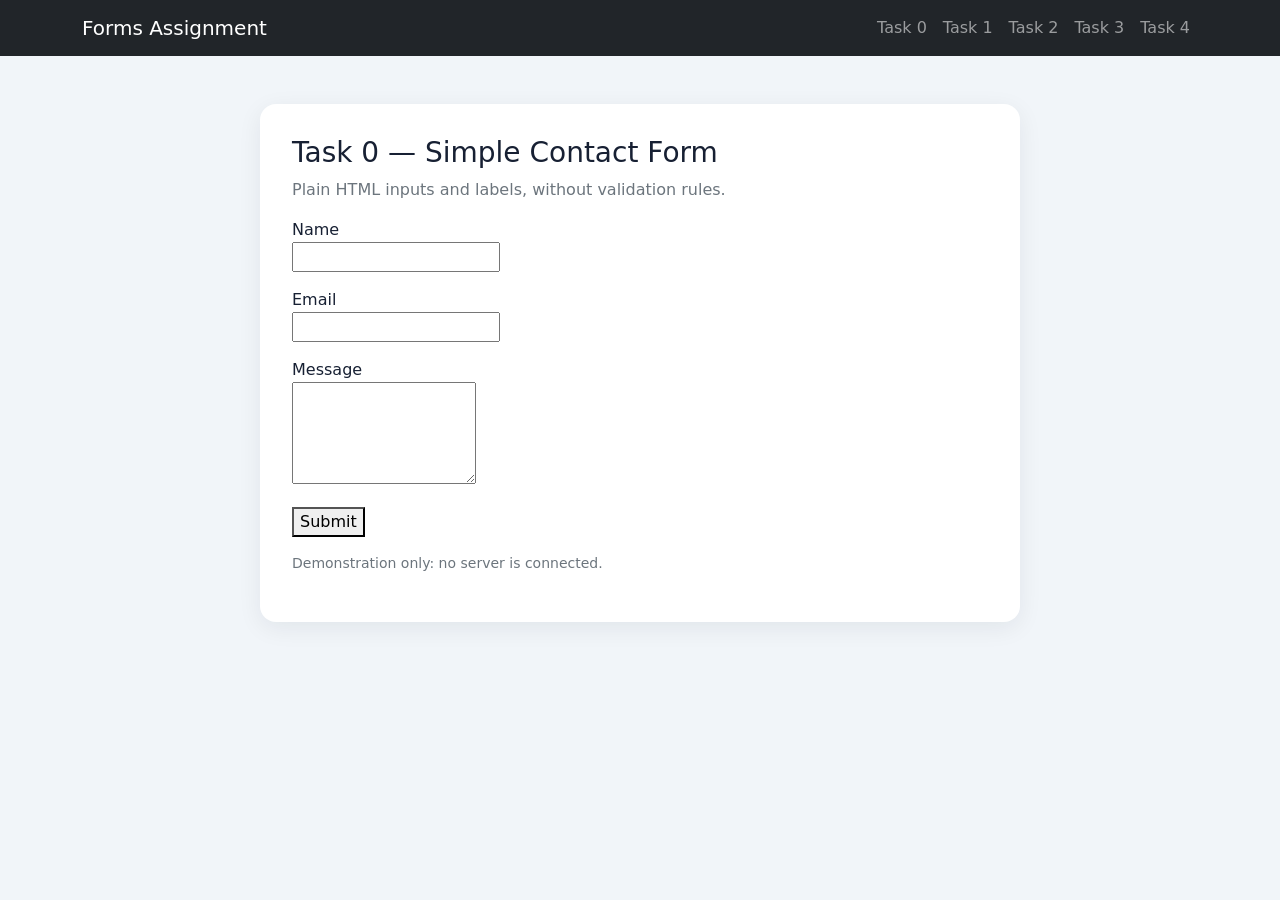
<file: index.html>
<!DOCTYPE html>
<html lang="en">

<head>
  <meta charset="UTF-8">
  <meta name="viewport" content="width=device-width, initial-scale=1.0">
  <title>Task 0 — Simple Contact Form | Assignment 4</title>
  <link href="https://cdn.jsdelivr.net/npm/bootstrap@5.3.3/dist/css/bootstrap.min.css" rel="stylesheet">
  <link href="css/style.css" rel="stylesheet">
  <script src="js/script.js" defer></script>
</head>

<body>
  <nav class="navbar navbar-expand-lg navbar-dark bg-dark">
    <div class="container">
      <a class="navbar-brand" href="index.html">Forms Assignment</a>
      <button class="navbar-toggler" type="button" data-bs-toggle="collapse" data-bs-target="#mainMenu"
        aria-controls="mainMenu" aria-expanded="false" aria-label="Toggle navigation"><span
          class="navbar-toggler-icon"></span></button>
      <div class="collapse navbar-collapse" id="mainMenu">
        <ul class="navbar-nav ms-auto">
          <li class="nav-item"><a class="nav-link " href="index.html">Task 0</a></li>
          <li class="nav-item"><a class="nav-link " href="task1.html">Task 1</a></li>
          <li class="nav-item"><a class="nav-link " href="task2.html">Task 2</a></li>
          <li class="nav-item"><a class="nav-link " href="task3.html">Task 3</a></li>
          <li class="nav-item"><a class="nav-link " href="task4.html">Task 4</a></li>
        </ul>
      </div>
    </div>
  </nav>
  <main class="container py-5">
    <div class="form-panel">
      <h1 class="h3 mb-2">Task 0 — Simple Contact Form</h1>
      <p class="text-secondary">Plain HTML inputs and labels, without validation rules.</p>
      <form action="#" method="get">
        <p><label for="name">Name</label><br><input id="name" name="name" type="text"></p>
        <p><label for="email">Email</label><br><input id="email" name="email" type="email"></p>
        <p><label for="message">Message</label><br><textarea id="message" name="message" rows="4"></textarea></p>
        <button type="submit">Submit</button>
      </form>
      <p class="small text-secondary mt-3">Demonstration only: no server is connected.</p>
    </div>
  </main>
  <script src="https://cdn.jsdelivr.net/npm/bootstrap@5.3.3/dist/js/bootstrap.bundle.min.js"></script>
</body>

</html>
</file>
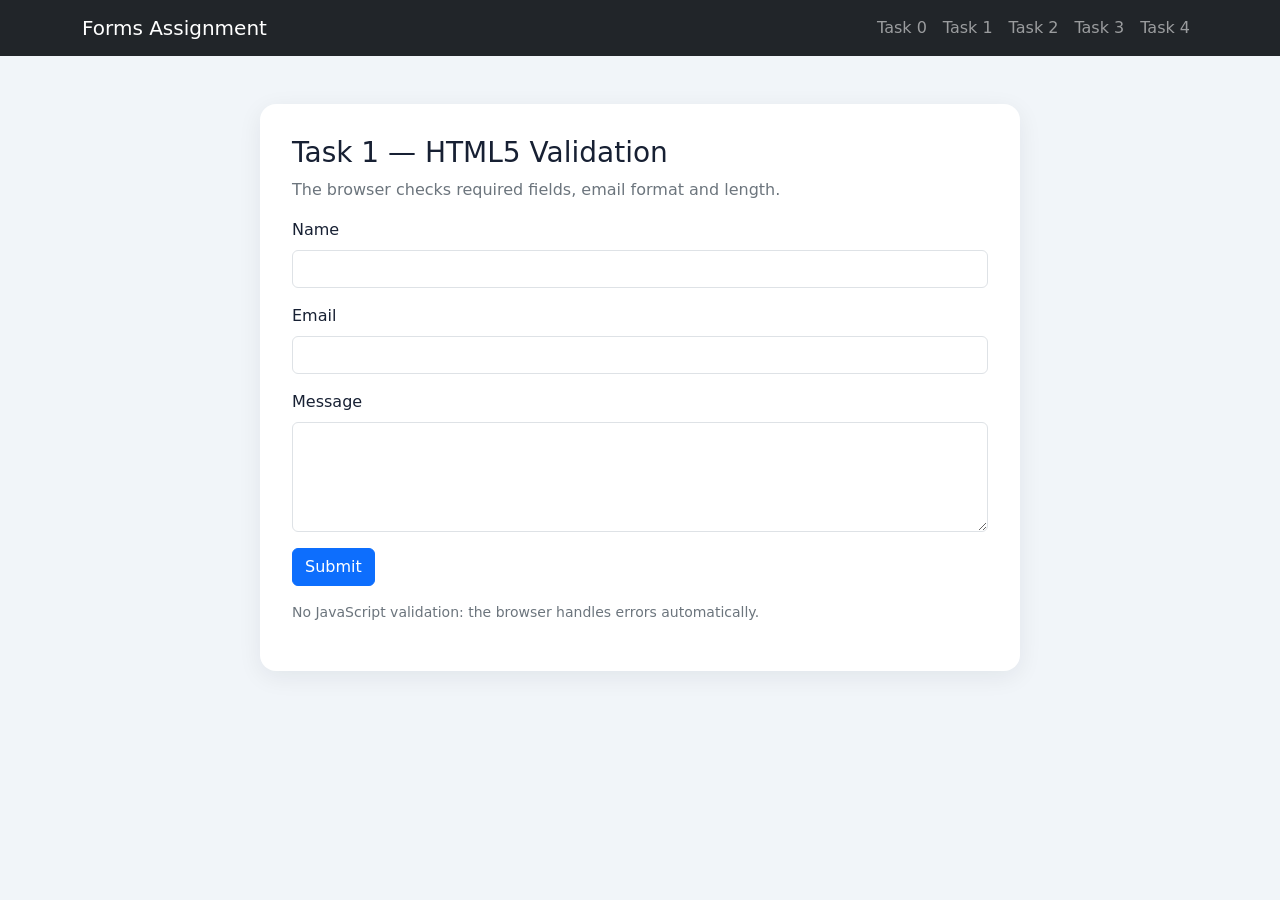
<file: task1.html>
<!DOCTYPE html>
<html lang="en">

<head>
  <meta charset="UTF-8">
  <meta name="viewport" content="width=device-width, initial-scale=1.0">
  <title>Task 1 — HTML5 Validation | Assignment 4</title>
  <link href="https://cdn.jsdelivr.net/npm/bootstrap@5.3.3/dist/css/bootstrap.min.css" rel="stylesheet">
  <link href="css/style.css" rel="stylesheet">
  <script src="js/script.js" defer></script>
</head>

<body>
  <nav class="navbar navbar-expand-lg navbar-dark bg-dark">
    <div class="container">
      <a class="navbar-brand" href="index.html">Forms Assignment</a>
      <button class="navbar-toggler" type="button" data-bs-toggle="collapse" data-bs-target="#mainMenu"
        aria-controls="mainMenu" aria-expanded="false" aria-label="Toggle navigation"><span
          class="navbar-toggler-icon"></span></button>
      <div class="collapse navbar-collapse" id="mainMenu">
        <ul class="navbar-nav ms-auto">
          <li class="nav-item"><a class="nav-link " href="index.html">Task 0</a></li>
          <li class="nav-item"><a class="nav-link " href="task1.html">Task 1</a></li>
          <li class="nav-item"><a class="nav-link " href="task2.html">Task 2</a></li>
          <li class="nav-item"><a class="nav-link " href="task3.html">Task 3</a></li>
          <li class="nav-item"><a class="nav-link " href="task4.html">Task 4</a></li>
        </ul>
      </div>
    </div>
  </nav>
  <main class="container py-5">
    <div class="form-panel">
      <h1 class="h3 mb-2">Task 1 — HTML5 Validation</h1>
      <p class="text-secondary">The browser checks required fields, email format and length.</p>
      <form action="#" method="get">
        <div class="mb-3"><label for="name" class="form-label">Name</label><input id="name" name="name" type="text"
            class="form-control" required minlength="2" maxlength="40"></div>
        <div class="mb-3"><label for="email" class="form-label">Email</label><input id="email" name="email" type="email"
            class="form-control" required></div>
        <div class="mb-3"><label for="message" class="form-label">Message</label><textarea id="message" name="message"
            class="form-control" rows="4" required minlength="10" maxlength="300"></textarea></div>
        <button class="btn btn-primary" type="submit">Submit</button>
      </form>
      <p class="small text-secondary mt-3">No JavaScript validation: the browser handles errors automatically.</p>
    </div>
  </main>
  <script src="https://cdn.jsdelivr.net/npm/bootstrap@5.3.3/dist/js/bootstrap.bundle.min.js"></script>
</body>

</html>
</file>
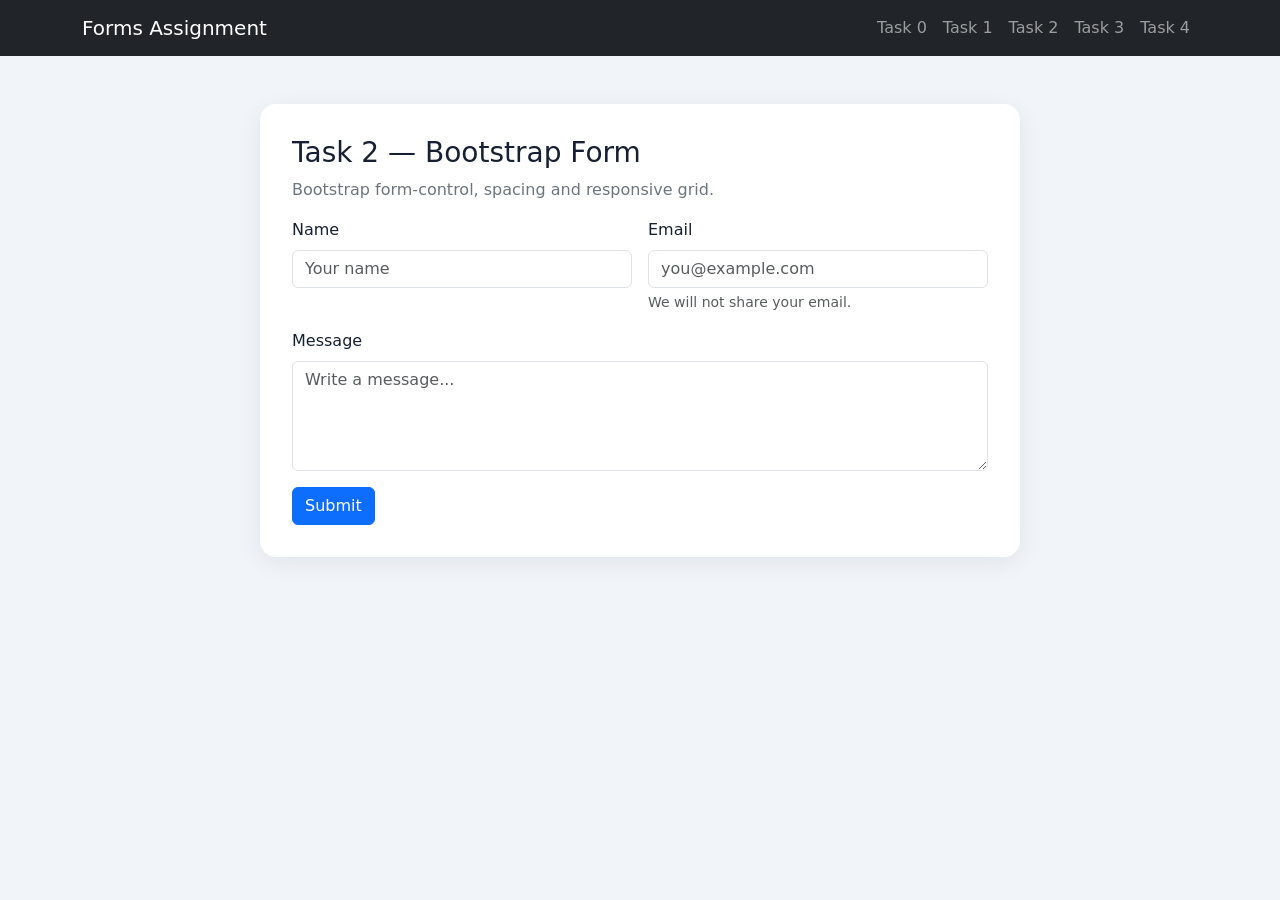
<file: task2.html>
<!DOCTYPE html>
<html lang="en">

<head>
  <meta charset="UTF-8">
  <meta name="viewport" content="width=device-width, initial-scale=1.0">
  <title>Task 2 — Bootstrap Form | Assignment 4</title>
  <link href="https://cdn.jsdelivr.net/npm/bootstrap@5.3.3/dist/css/bootstrap.min.css" rel="stylesheet">
  <link href="css/style.css" rel="stylesheet">
  <script src="js/script.js" defer></script>
</head>

<body>
  <nav class="navbar navbar-expand-lg navbar-dark bg-dark">
    <div class="container">
      <a class="navbar-brand" href="index.html">Forms Assignment</a>
      <button class="navbar-toggler" type="button" data-bs-toggle="collapse" data-bs-target="#mainMenu"
        aria-controls="mainMenu" aria-expanded="false" aria-label="Toggle navigation"><span
          class="navbar-toggler-icon"></span></button>
      <div class="collapse navbar-collapse" id="mainMenu">
        <ul class="navbar-nav ms-auto">
          <li class="nav-item"><a class="nav-link " href="index.html">Task 0</a></li>
          <li class="nav-item"><a class="nav-link " href="task1.html">Task 1</a></li>
          <li class="nav-item"><a class="nav-link " href="task2.html">Task 2</a></li>
          <li class="nav-item"><a class="nav-link " href="task3.html">Task 3</a></li>
          <li class="nav-item"><a class="nav-link " href="task4.html">Task 4</a></li>
        </ul>
      </div>
    </div>
  </nav>
  <main class="container py-5">
    <div class="form-panel">
      <h1 class="h3 mb-2">Task 2 — Bootstrap Form</h1>
      <p class="text-secondary">Bootstrap form-control, spacing and responsive grid.</p>
      <form action="#" method="get">
        <div class="row g-3">
          <div class="col-md-6"><label for="name" class="form-label">Name</label><input id="name" name="name"
              class="form-control" type="text" placeholder="Your name"></div>
          <div class="col-md-6"><label for="email" class="form-label">Email</label><input id="email" name="email"
              class="form-control" type="email" placeholder="you@example.com">
            <div class="form-text">We will not share your email.</div>
          </div>
          <div class="col-12"><label for="message" class="form-label">Message</label><textarea id="message"
              name="message" class="form-control" rows="4" placeholder="Write a message..."></textarea></div>
          <div class="col-12"><button class="btn btn-primary" type="submit">Submit</button></div>
        </div>
      </form>
    </div>
  </main>
  <script src="https://cdn.jsdelivr.net/npm/bootstrap@5.3.3/dist/js/bootstrap.bundle.min.js"></script>
</body>

</html>
</file>
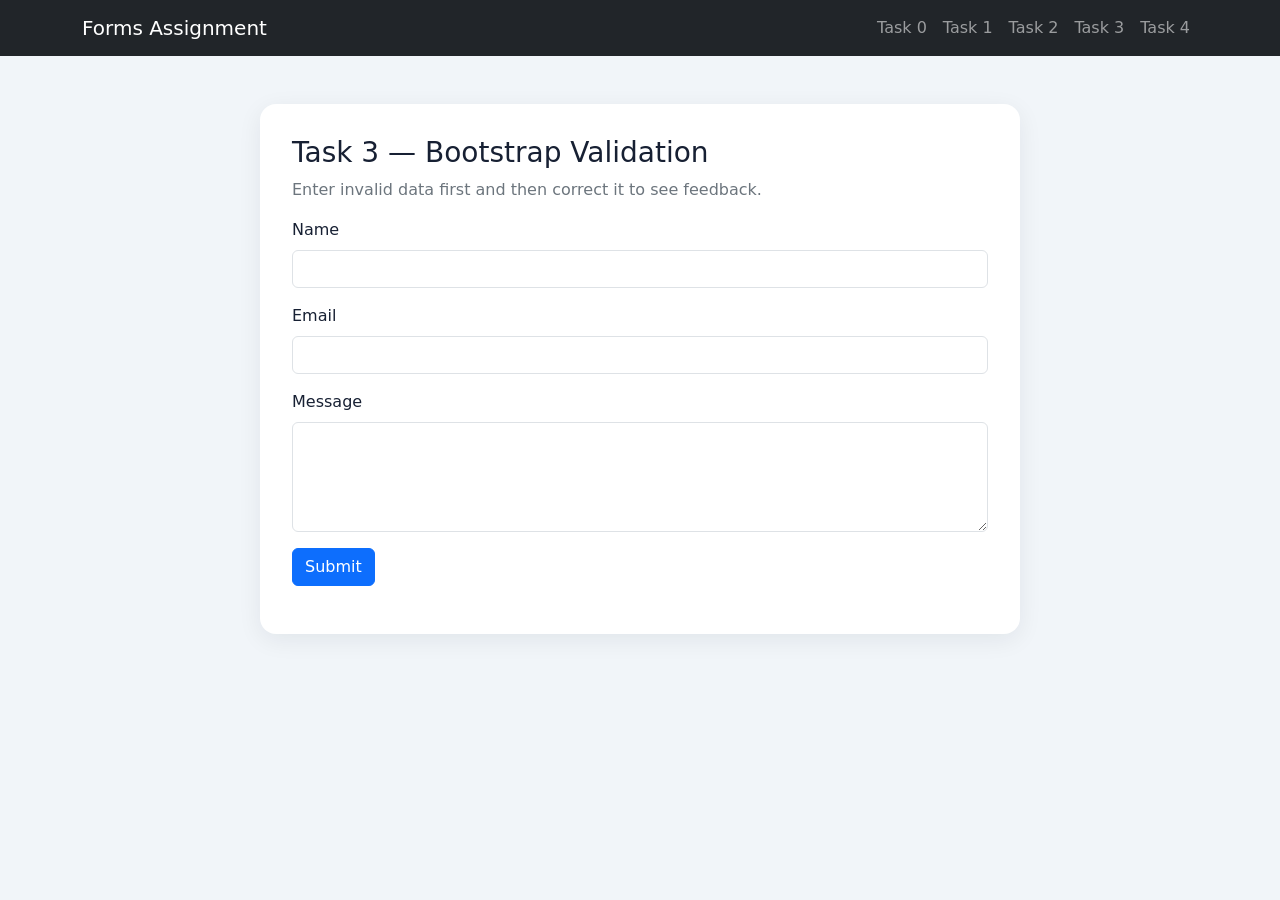
<file: task3.html>
<!DOCTYPE html>
<html lang="en">

<head>
  <meta charset="UTF-8">
  <meta name="viewport" content="width=device-width, initial-scale=1.0">
  <title>Task 3 — Bootstrap Validation | Assignment 4</title>
  <link href="https://cdn.jsdelivr.net/npm/bootstrap@5.3.3/dist/css/bootstrap.min.css" rel="stylesheet">
  <link href="css/style.css" rel="stylesheet">
  <script src="js/script.js" defer></script>
</head>

<body>
  <nav class="navbar navbar-expand-lg navbar-dark bg-dark">
    <div class="container">
      <a class="navbar-brand" href="index.html">Forms Assignment</a>
      <button class="navbar-toggler" type="button" data-bs-toggle="collapse" data-bs-target="#mainMenu"
        aria-controls="mainMenu" aria-expanded="false" aria-label="Toggle navigation"><span
          class="navbar-toggler-icon"></span></button>
      <div class="collapse navbar-collapse" id="mainMenu">
        <ul class="navbar-nav ms-auto">
          <li class="nav-item"><a class="nav-link " href="index.html">Task 0</a></li>
          <li class="nav-item"><a class="nav-link " href="task1.html">Task 1</a></li>
          <li class="nav-item"><a class="nav-link " href="task2.html">Task 2</a></li>
          <li class="nav-item"><a class="nav-link " href="task3.html">Task 3</a></li>
          <li class="nav-item"><a class="nav-link " href="task4.html">Task 4</a></li>
        </ul>
      </div>
    </div>
  </nav>
  <main class="container py-5">
    <div class="form-panel">
      <h1 class="h3 mb-2">Task 3 — Bootstrap Validation</h1>
      <p class="text-secondary">Enter invalid data first and then correct it to see feedback.</p>
      <form data-validate novalidate>
        <div class="mb-3"><label class="form-label" for="name">Name</label><input id="name" name="name" type="text"
            class="form-control" required minlength="2">
          <div class="invalid-feedback">Enter at least 2 characters.</div>
          <div class="valid-feedback">Looks good!</div>
        </div>
        <div class="mb-3"><label class="form-label" for="email">Email</label><input id="email" name="email" type="email"
            class="form-control" required>
          <div class="invalid-feedback">Enter a valid email address.</div>
          <div class="valid-feedback">Looks good!</div>
        </div>
        <div class="mb-3"><label class="form-label" for="message">Message</label><textarea id="message" name="message"
            class="form-control" required minlength="10" rows="4"></textarea>
          <div class="invalid-feedback">Enter at least 10 characters.</div>
          <div class="valid-feedback">Looks good!</div>
        </div>
        <button class="btn btn-primary" type="submit">Submit</button>
        <p class="result mt-3" role="status" aria-live="polite"></p>
      </form>
    </div>
  </main>
  <script src="https://cdn.jsdelivr.net/npm/bootstrap@5.3.3/dist/js/bootstrap.bundle.min.js"></script>
</body>

</html>
</file>
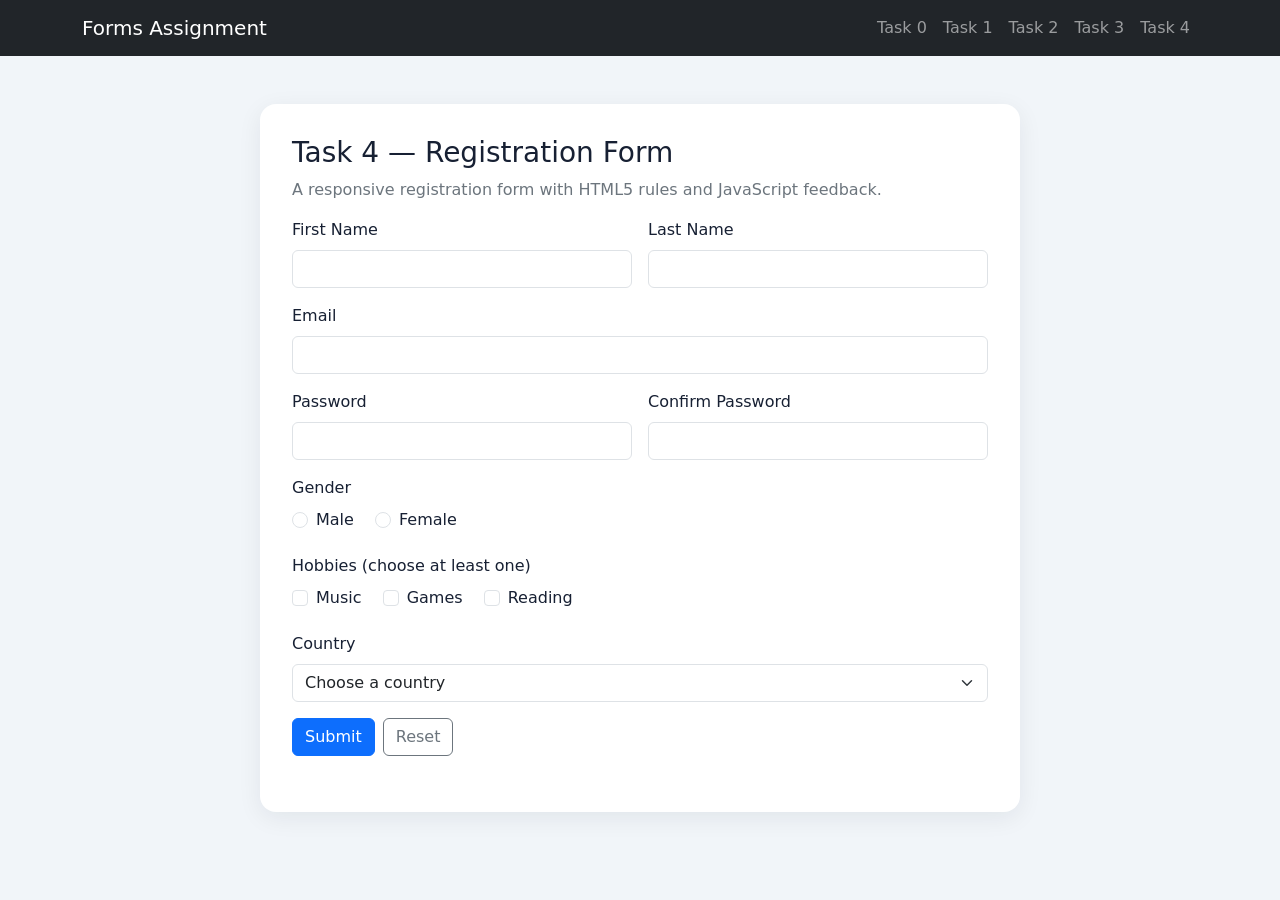
<file: task4.html>
<!DOCTYPE html>
<html lang="en">

<head>
  <meta charset="UTF-8">
  <meta name="viewport" content="width=device-width, initial-scale=1.0">
  <title>Task 4 — Registration Form | Assignment 4</title>
  <link href="https://cdn.jsdelivr.net/npm/bootstrap@5.3.3/dist/css/bootstrap.min.css" rel="stylesheet">
  <link href="css/style.css" rel="stylesheet">
  <script src="js/script.js" defer></script>
</head>

<body>
  <nav class="navbar navbar-expand-lg navbar-dark bg-dark">
    <div class="container">
      <a class="navbar-brand" href="index.html">Forms Assignment</a>
      <button class="navbar-toggler" type="button" data-bs-toggle="collapse" data-bs-target="#mainMenu"
        aria-controls="mainMenu" aria-expanded="false" aria-label="Toggle navigation"><span
          class="navbar-toggler-icon"></span></button>
      <div class="collapse navbar-collapse" id="mainMenu">
        <ul class="navbar-nav ms-auto">
          <li class="nav-item"><a class="nav-link " href="index.html">Task 0</a></li>
          <li class="nav-item"><a class="nav-link " href="task1.html">Task 1</a></li>
          <li class="nav-item"><a class="nav-link " href="task2.html">Task 2</a></li>
          <li class="nav-item"><a class="nav-link " href="task3.html">Task 3</a></li>
          <li class="nav-item"><a class="nav-link " href="task4.html">Task 4</a></li>
        </ul>
      </div>
    </div>
  </nav>
  <main class="container py-5">
    <div class="form-panel">
      <h1 class="h3 mb-2">Task 4 — Registration Form</h1>
      <p class="text-secondary">A responsive registration form with HTML5 rules and JavaScript feedback.</p>
      <form data-validate novalidate>
        <div class="row g-3">
          <div class="col-md-6"><label class="form-label" for="firstName">First Name</label><input class="form-control"
              id="firstName" name="firstName" required minlength="2">
            <div class="invalid-feedback">At least 2 characters required.</div>
            <div class="valid-feedback">Looks good!</div>
          </div>
          <div class="col-md-6"><label class="form-label" for="lastName">Last Name</label><input class="form-control"
              id="lastName" name="lastName" required minlength="2">
            <div class="invalid-feedback">At least 2 characters required.</div>
            <div class="valid-feedback">Looks good!</div>
          </div>
          <div class="col-12"><label class="form-label" for="email">Email</label><input class="form-control" id="email"
              name="email" type="email" required>
            <div class="invalid-feedback">Enter a valid email.</div>
            <div class="valid-feedback">Looks good!</div>
          </div>
          <div class="col-md-6"><label class="form-label" for="password">Password</label><input class="form-control"
              id="password" name="password" type="password" required minlength="8">
            <div class="invalid-feedback">Password must be at least 8 characters.</div>
            <div class="valid-feedback">Looks good!</div>
          </div>
          <div class="col-md-6"><label class="form-label" for="confirmPassword">Confirm Password</label><input
              class="form-control" id="confirmPassword" name="confirmPassword" type="password" required>
            <div class="invalid-feedback">Passwords must match.</div>
            <div class="valid-feedback">Passwords match!</div>
          </div>
          <fieldset class="col-12">
            <legend class="fs-6">Gender</legend>
            <div class="form-check form-check-inline"><input class="form-check-input" type="radio" id="male"
                name="gender" value="male" required><label class="form-check-label" for="male">Male</label></div>
            <div class="form-check form-check-inline"><input class="form-check-input" type="radio" id="female"
                name="gender" value="female"><label class="form-check-label" for="female">Female</label></div>
            <div id="genderFeedback" class="feedback-text"></div>
          </fieldset>
          <fieldset class="col-12">
            <legend class="fs-6">Hobbies (choose at least one)</legend>
            <div class="form-check form-check-inline"><input class="form-check-input" type="checkbox" id="music"
                name="hobbies" value="music"><label class="form-check-label" for="music">Music</label></div>
            <div class="form-check form-check-inline"><input class="form-check-input" type="checkbox" id="games"
                name="hobbies" value="games"><label class="form-check-label" for="games">Games</label></div>
            <div class="form-check form-check-inline"><input class="form-check-input" type="checkbox" id="reading"
                name="hobbies" value="reading"><label class="form-check-label" for="reading">Reading</label></div>
            <div id="hobbiesFeedback" class="feedback-text"></div>
          </fieldset>
          <div class="col-12"><label class="form-label" for="country">Country</label><select class="form-select"
              id="country" name="country" required>
              <option value="">Choose a country</option>
              <option value="KZ">Kazakhstan</option>
              <option value="US">United States</option>
              <option value="UK">United Kingdom</option>
            </select>
            <div class="invalid-feedback">Choose a country.</div>
            <div class="valid-feedback">Looks good!</div>
          </div>
          <div class="col-12 d-flex gap-2"><button class="btn btn-primary" type="submit">Submit</button><button
              class="btn btn-outline-secondary" type="reset">Reset</button></div>
          <p class="result mt-2" role="status" aria-live="polite"></p>
        </div>
      </form>
    </div>
  </main>
  <script src="https://cdn.jsdelivr.net/npm/bootstrap@5.3.3/dist/js/bootstrap.bundle.min.js"></script>
</body>

</html>
</file>
<file: css/style.css>
body { background: #f1f5f9; color: #172033; }
.form-panel { max-width: 760px; margin: auto; background: white; padding: 32px; border-radius: 16px; box-shadow: 0 6px 24px rgba(15,23,42,.07); }
.feedback-text { font-size: .875rem; margin-top: 4px; }
.feedback-text.error { color: #dc3545; }
.feedback-text.success { color: #198754; }
.result { font-weight: 600; }
@media (max-width: 576px) { .form-panel { padding: 20px; } }
</file>
